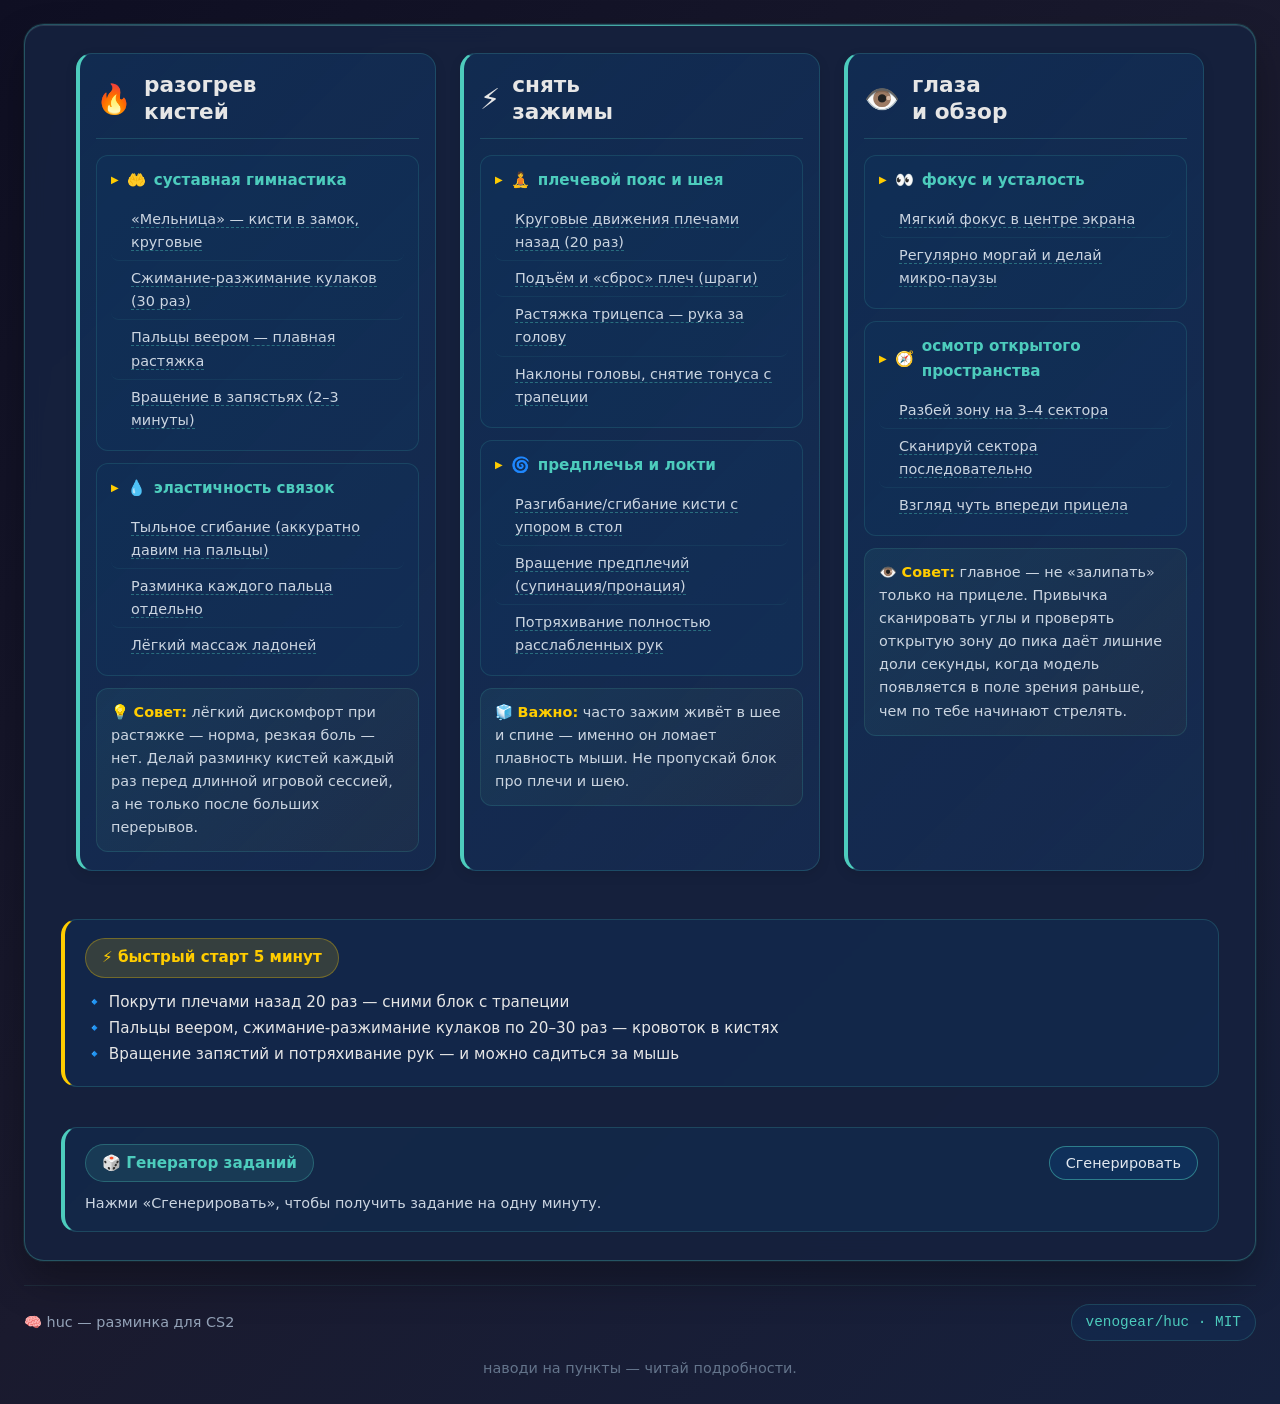
<file: index.html>
<!DOCTYPE html>
<html lang="ru">
<head>
    <meta charset="UTF-8">
    <meta name="viewport" content="width=device-width, initial-scale=1.0">
    <title>huc · разминка для CS2</title>
    <style>
        * {
            box-sizing: border-box;
            margin: 0;
            padding: 0;
            font-family: 'Segoe UI', system-ui, -apple-system, sans-serif;
        }

        body {
            background: linear-gradient(135deg, #0f0f23 0%, #1a1a2e 50%, #16213e 100%);
            color: #e6e6e6;
            line-height: 1.6;
            padding: 24px;
            display: flex;
            flex-direction: column;
            align-items: center;
            min-height: 100vh;
        }

        .wrapper {
            max-width: 1800px;
            width: 100%;
        }

        .container {
            width: 100%;
            background: rgba(22, 33, 62, 0.95);
            backdrop-filter: blur(10px);
            border-radius: 20px;
            padding: 28px 36px;
            box-shadow: 0 20px 40px rgba(0, 0, 0, 0.3), 0 0 0 1px rgba(77, 204, 189, 0.1), inset 0 1px 0 rgba(255, 255, 255, 0.1);
            border: 1px solid rgba(77, 204, 189, 0.3);
            position: relative;
            overflow: visible;
        }

        .container::before {
            content: '';
            position: absolute;
            top: 0;
            left: 0;
            right: 0;
            height: 1px;
            background: linear-gradient(90deg, transparent, #4dccbd, transparent);
            opacity: 0.8;
        }

        /* Контент */
        .mindmap {
            display: flex;
            flex-wrap: wrap;
            justify-content: center;
            gap: 24px;
            width: fit-content;
            max-width: 100%;
            margin-left: auto;
            margin-right: auto;
        }

        .card {
            flex: 0 1 360px;
            max-width: 480px;
            background: linear-gradient(135deg, rgba(15, 52, 96, 0.6), rgba(26, 58, 106, 0.4));
            border-radius: 16px;
            padding: 18px 16px;
            border: 1px solid rgba(77, 204, 189, 0.2);
            border-left: 4px solid #4dccbd;
            box-shadow: 0 4px 12px rgba(0, 0, 0, 0.1);
            position: relative;
            overflow: visible;
            transition: border-color 0.2s, box-shadow 0.2s;
        }

        .card:hover {
            border-left-color: #ffcc00;
            box-shadow: 0 6px 20px rgba(255, 204, 0, 0.1);
        }

        .card-header {
            display: flex;
            align-items: center;
            gap: 12px;
            margin-bottom: 16px;
            padding-bottom: 12px;
            border-bottom: 1px solid rgba(77, 204, 189, 0.2);
        }

        .card-header .icon {
            font-size: 1.8rem;
        }

        .card-header h2 {
            font-size: 1.35rem;
            font-weight: 600;
            line-height: 1.25;
            color: #e6e6e6;
        }

        .block {
            background: rgba(15, 52, 96, 0.35);
            border-radius: 12px;
            padding: 12px 14px;
            margin-bottom: 12px;
            border: 1px solid rgba(77, 204, 189, 0.15);
            overflow: visible;
        }

        .block:last-of-type {
            margin-bottom: 0;
        }

        .block-title {
            display: flex;
            align-items: center;
            gap: 8px;
            font-weight: 600;
            color: #4dccbd;
            margin-bottom: 10px;
            font-size: 0.95rem;
        }

        .block-title::before {
            content: "▶";
            color: #ffcc00;
            font-size: 10px;
        }

        .list {
            list-style: none;
        }

        .list li {
            color: #cbd5e1;
            font-size: 0.9rem;
            padding: 6px 0 6px 20px;
            background: url('data:image/svg+xml;utf8,<svg xmlns="http://www.w3.org/2000/svg" width="12" height="12" viewBox="0 0 24 24" fill="none" stroke="%234dccbd" stroke-width="2"/><circle cx="12" cy="12" r="8"/></svg>') left center no-repeat;
            background-size: 12px;
            border-bottom: 1px solid rgba(77, 204, 189, 0.08);
            position: relative;
            overflow: visible;
        }

        .list li:last-child {
            border-bottom: none;
        }

        .list li.with-tooltip {
            cursor: pointer;
            padding-right: 8px;
            border-radius: 8px;
            transition: background 0.2s, border-color 0.2s, box-shadow 0.2s;
        }

        .list li.with-tooltip:hover {
            background: rgba(77, 204, 189, 0.12);
        }

        .list li.with-tooltip.selected {
            background: rgba(255, 204, 0, 0.12);
            box-shadow: inset 3px 0 0 #ffcc00;
        }

        .list li.with-tooltip.selected .li-text::after {
            content: ' ✓';
            color: #ffcc00;
            font-weight: 600;
        }

        .list li.with-tooltip .li-text {
            border-bottom: 1px dashed rgba(77, 204, 189, 0.4);
        }

        .tooltip-panel {
            position: fixed;
            z-index: 50;
            width: 260px;
            max-width: 90vw;
            padding: 10px 12px;
            background: rgba(22, 33, 62, 0.98);
            border: 1px solid #4dccbd;
            border-radius: 10px;
            color: #e2e8f0;
            opacity: 0;
            visibility: hidden;
            transition: opacity 0.15s ease, visibility 0.15s ease;
            pointer-events: none;
            box-shadow: 0 6px 20px rgba(0, 0, 0, 0.3);
            backdrop-filter: blur(10px);
        }

        .tooltip-title {
            font-weight: 600;
            color: #4dccbd;
            margin-bottom: 4px;
            font-size: 0.9rem;
        }

        .tooltip-body {
            font-size: 0.85rem;
            line-height: 1.5;
        }

        .tooltip-focus {
            font-size: 0.8rem;
            color: #94a3b8;
            margin-bottom: 4px;
        }

        .tip {
            background: linear-gradient(135deg, rgba(77, 204, 189, 0.08), rgba(255, 204, 0, 0.03));
            border-radius: 12px;
            margin-top: 12px;
            padding: 12px 14px;
            border: 1px solid rgba(77, 204, 189, 0.15);
        }

        .tip p {
            color: #cbd5e1;
            font-size: 0.9rem;
        }

        .tip strong {
            color: #ffcc00;
        }

        .quick {
            flex: 1 1 100%;
            width: 100%;
            margin-top: 24px;
            padding: 18px 20px;
            background: rgba(15, 52, 96, 0.4);
            border-radius: 16px;
            border: 1px solid rgba(77, 204, 189, 0.2);
            border-left: 4px solid #ffcc00;
            color: #e6e6e6;
            font-size: 0.95rem;
            line-height: 1.7;
        }

        .generator {
            flex: 1 1 100%;
            width: 100%;
            margin-top: 16px;
            padding: 16px 20px;
            background: rgba(15, 52, 96, 0.35);
            border-radius: 16px;
            border: 1px solid rgba(77, 204, 189, 0.2);
            border-left: 4px solid #4dccbd;
            color: #e6e6e6;
            font-size: 0.95rem;
            line-height: 1.6;
        }

        .generator-header {
            display: flex;
            justify-content: space-between;
            align-items: center;
            gap: 12px;
            margin-bottom: 10px;
            flex-wrap: wrap;
        }

        .quick .label {
            display: inline-block;
            background: rgba(255, 204, 0, 0.15);
            padding: 6px 16px;
            border-radius: 24px;
            font-weight: 600;
            color: #ffcc00;
            margin-bottom: 12px;
            border: 1px solid rgba(255, 204, 0, 0.3);
        }

        .generator .label {
            display: inline-block;
            background: rgba(77, 204, 189, 0.12);
            padding: 6px 16px;
            border-radius: 24px;
            font-weight: 600;
            color: #4dccbd;
            border: 1px solid rgba(77, 204, 189, 0.3);
        }

        .generator button {
            padding: 8px 16px;
            border-radius: 999px;
            border: 1px solid rgba(77, 204, 189, 0.5);
            background: rgba(15, 52, 96, 0.8);
            color: #e2e8f0;
            font-size: 0.9rem;
            font-weight: 500;
            cursor: pointer;
            transition: background 0.15s ease, border-color 0.15s ease, transform 0.1s ease, box-shadow 0.15s ease;
        }

        .generator button:hover {
            background: rgba(77, 204, 189, 0.18);
            border-color: rgba(77, 204, 189, 0.8);
            box-shadow: 0 0 12px rgba(77, 204, 189, 0.25);
        }

        .generator button:active {
            transform: translateY(1px);
            box-shadow: 0 0 6px rgba(77, 204, 189, 0.2);
        }

        .generator-body {
            color: #cbd5e1;
            font-size: 0.9rem;
        }

        .footer {
            margin-top: 24px;
            padding-top: 18px;
            border-top: 1px solid rgba(77, 204, 189, 0.1);
            display: flex;
            justify-content: space-between;
            align-items: center;
            flex-wrap: wrap;
            gap: 12px;
            color: #94a3b8;
            font-size: 0.9rem;
        }

        .footer .gh {
            font-family: monospace;
            background: rgba(15, 52, 96, 0.4);
            padding: 6px 14px;
            border-radius: 20px;
            color: #4dccbd;
            border: 1px solid rgba(77, 204, 189, 0.2);
        }

        .tagline {
            margin-top: 16px;
            color: #64748b;
            text-align: center;
            font-size: 0.9rem;
        }
    </style>
</head>
<body>
    <div class="wrapper">
            <div class="container">
            <div class="mindmap">
                    <!-- Карточка 1: Разогрев кистей -->
                    <div class="card">
                        <div class="card-header">
                            <span class="icon">🔥</span>
                            <h2>разогрев<br>кистей</h2>
                        </div>
                        <div class="block">
                            <div class="block-title"><span>🤲</span> суставная гимнастика</div>
                            <ul class="list">
                                <li class="with-tooltip" data-focus="рука легче идёт с места">
                                    <span class="li-text">«Мельница» — кисти в замок, круговые</span>
                                    <span class="tooltip-panel">Сцепи пальцы в замок перед грудью и делай медленные круговые движения кистями в одну и другую сторону. Разогревает запястья и мелкие суставы пальцев.</span>
                                </li>
                                <li class="with-tooltip" data-focus="руки не ощущаются «дубовыми»">
                                    <span class="li-text">Сжимание‑разжимание кулаков (30 раз)</span>
                                    <span class="tooltip-panel">Ритмично сжимай кулаки и полностью разжимай пальцы веером. Улучшает кровоток в кистях и снимает скованность после простоя.</span>
                                </li>
                                <li class="with-tooltip" data-focus="пальцы свободнее жмут кнопки">
                                    <span class="li-text">Пальцы веером — плавная растяжка</span>
                                    <span class="tooltip-panel">Разводи пальцы в стороны и мягко тяни каждый вверх/вниз. Не дави резко — только лёгкое натяжение. Готовит связки к нагрузке.</span>
                                </li>
                                <li class="with-tooltip" data-focus="меньше рывков в начале ведения">
                                    <span class="li-text">Вращение в запястьях (2–3 минуты)</span>
                                    <span class="tooltip-panel">Руки свободно или ладони на коленях — крути запястьями по и против часовой. Раскручивает сустав и снимает застой.</span>
                                </li>
                            </ul>
                        </div>
                        <div class="block">
                            <div class="block-title"><span>💧</span> эластичность связок</div>
                            <ul class="list">
                                <li class="with-tooltip" data-focus="меньше стянутости запястья при фликах">
                                    <span class="li-text">Тыльное сгибание (аккуратно давим на пальцы)</span>
                                    <span class="tooltip-panel">Второй рукой мягко отводи тыльную сторону пальцев к себе, растягивая запястье. Без боли — только лёгкое натяжение.</span>
                                </li>
                                <li class="with-tooltip" data-focus="точнее микродвижения при доводке">
                                    <span class="li-text">Разминка каждого пальца отдельно</span>
                                    <span class="tooltip-panel">По очереди сгибай и разгибай каждый палец, можно с лёгким нажимом у основания. Особенно полезно для безымянного и мизинца.</span>
                                </li>
                                <li class="with-tooltip" data-focus="хват мыши мягче и стабильнее">
                                    <span class="li-text">Лёгкий массаж ладоней</span>
                                    <span class="tooltip-panel">Большим пальцем другой руки пройдись по ладони и основанию пальцев — разгоняет кровь и снимает напряжение перед хватом мыши.</span>
                                </li>
                            </ul>
                        </div>
                        <div class="tip">
                            <p>💡 <strong>Совет:</strong> лёгкий дискомфорт при растяжке — норма, резкая боль — нет. Делай разминку кистей каждый раз перед длинной игровой сессией, а не только после больших перерывов.</p>
                        </div>
                    </div>

                    <!-- Карточка 2: Снять зажимы -->
                    <div class="card">
                        <div class="card-header">
                            <span class="icon">⚡</span>
                            <h2>снять<br>зажимы</h2>
                        </div>
                        <div class="block">
                            <div class="block-title"><span>🧘</span> плечевой пояс и шея</div>
                            <ul class="list">
                                <li class="with-tooltip" data-focus="меньше зажима плеч при пиксах">
                                    <span class="li-text">Круговые движения плечами назад (20 раз)</span>
                                    <span class="tooltip-panel">Поднимай плечи вверх, отводи назад и опускай — только назад, не вперёд. Снимает блок с трапеции и верхней части спины, который часто ломает плавность мыши.</span>
                                </li>
                                <li class="with-tooltip" data-focus="меньше тянет трапеция и спина">
                                    <span class="li-text">Подъём и «сброс» плеч (шраги)</span>
                                    <span class="tooltip-panel">Резко подними плечи к ушам и полностью сбрось вниз. Повтори 10–15 раз. Снимает зажим с трапеции после долгого сидения.</span>
                                </li>
                                <li class="with-tooltip" data-focus="проще держать локоть в одной точке">
                                    <span class="li-text">Растяжка трицепса — рука за голову</span>
                                    <span class="tooltip-panel">Одну руку заведи за голову, второй рукой мягко тяни локоть вниз. Меняй руки. Расслабляет заднюю поверхность руки и плечо.</span>
                                </li>
                                <li class="with-tooltip" data-focus="шея не зажимает движения руки">
                                    <span class="li-text">Наклоны головы, снятие тонуса с трапеции</span>
                                    <span class="tooltip-panel">Медленные наклоны головы влево-вправо и вперёд (без запрокидывания). Снимает зажим в шее, который переходит в плечо и руку.</span>
                                </li>
                            </ul>
                        </div>
                        <div class="block">
                            <div class="block-title"><span>🌀</span> предплечья и локти</div>
                            <ul class="list">
                                <li class="with-tooltip" data-focus="меньше забиваются предплечья за игру">
                                    <span class="li-text">Разгибание/сгибание кисти с упором в стол</span>
                                    <span class="tooltip-panel">Положи предплечье на стол, кисть свесь за край — сгибай и разгибай кисть вверх-вниз. Растягивает сгибатели и разгибатели предплечья.</span>
                                </li>
                                <li class="with-tooltip" data-focus="проще крутить мышь корпусом и рукой">
                                    <span class="li-text">Вращение предплечий (супинация/пронация)</span>
                                    <span class="tooltip-panel">Локти прижаты к бокам, предплечья горизонтально — поворачивай ладони вверх-вниз. Разминает предплечье и снимает зажим от мыши.</span>
                                </li>
                                <li class="with-tooltip" data-focus="полностью отпускаешь лишнее напряжение">
                                    <span class="li-text">Потряхивание полностью расслабленных рук</span>
                                    <span class="tooltip-panel">Встань, опусти руки вдоль тела и потряси кистями и предплечьями, как стряхиваешь воду. Снимает остаточное напряжение перед посадкой за мышь.</span>
                                </li>
                            </ul>
                        </div>
                        <div class="tip">
                            <p>🧊 <strong>Важно:</strong> часто зажим живёт в шее и спине — именно он ломает плавность мыши. Не пропускай блок про плечи и шею.</p>
                        </div>
                    </div>

                    <!-- Карточка 3: Глаза и обзор -->
                    <div class="card">
                        <div class="card-header">
                            <span class="icon">👁️</span>
                            <h2>глаза<br>и обзор</h2>
                        </div>
                        <div class="block">
                            <div class="block-title"><span>👀</span> фокус и усталость</div>
                            <ul class="list">
                                <li class="with-tooltip" data-focus="быстрее ловишь движение по краям экрана">
                                    <span class="li-text">Мягкий фокус в центре экрана</span>
                                    <span class="tooltip-panel">Смотри не в одну точку перекрестия, а чуть «расфокусированно» в центр экрана. Так периферия лучше ловит движение по краям и ты раньше замечаешь модель.</span>
                                </li>
                                <li class="with-tooltip" data-focus="меньше устают глаза во время катки">
                                    <span class="li-text">Регулярно моргай и делай микро‑паузы</span>
                                    <span class="tooltip-panel">Сухие глаза и напряжённый взгляд прилипают к одной точке. Каждые пару раундов отведи взгляд от монитора на несколько секунд и пару раз глубоко моргни.</span>
                                </li>
                            </ul>
                        </div>
                        <div class="block">
                            <div class="block-title"><span>🧭</span> осмотр открытого пространства</div>
                            <ul class="list">
                                <li class="with-tooltip" data-focus="реже забываешь проверить опасный угол">
                                    <span class="li-text">Разбей зону на 3–4 сектора</span>
                                    <span class="tooltip-panel">Мысленно дели открытую площадь на понятные куски: ближний левый, центр, правый, верхние позиции. Так ты не пытаешься охватить всё сразу и не теряешь модель.</span>
                                </li>
                                <li class="with-tooltip" data-focus="взгляд сам идёт по понятному маршруту">
                                    <span class="li-text">Сканируй сектора последовательно</span>
                                    <span class="tooltip-panel">Когда выходишь, взгляд быстро пробегает по секторам в одном порядке (например: ближний угол → дальний → верх). Привычный маршрут ускоряет поиск противника.</span>
                                </li>
                                <li class="with-tooltip" data-focus="успеваешь увидеть модель до выстрела">
                                    <span class="li-text">Взгляд чуть впереди прицела</span>
                                    <span class="tooltip-panel">Пусть глаза идут чуть впереди движения прицела. Тогда ты видишь модель ещё до того, как прицел доезжает, а не только в момент, когда по тебе уже стреляют.</span>
                                </li>
                            </ul>
                        </div>
                        <div class="tip">
                            <p>👁️ <strong>Совет:</strong> главное — не «залипать» только на прицеле. Привычка сканировать углы и проверять открытую зону до пика даёт лишние доли секунды, когда модель появляется в поле зрения раньше, чем по тебе начинают стрелять.</p>
                        </div>
                    </div>

                    <!-- Быстрый старт и генератор (CS2) -->
                    <div class="quick">
                        <span class="label">⚡ быстрый старт 5 минут</span><br>
                        🔹 Покрути плечами назад 20 раз — сними блок с трапеции<br>
                        🔹 Пальцы веером, сжимание-разжимание кулаков по 20–30 раз — кровоток в кистях<br>
                        🔹 Вращение запястий и потряхивание рук — и можно садиться за мышь
                    </div>

                    <div class="generator">
                        <div class="generator-header">
                            <span class="label">🎲 Генератор заданий</span>
                            <button class="warmup-btn">Сгенерировать</button>
                        </div>
                        <div class="generator-body cs2-result">
                            Нажми «Сгенерировать», чтобы получить задание на одну минуту.
                        </div>
                    </div>
                </div>
            </div>


            <div class="footer">
                <div>🧠 huc — разминка для CS2</div>
                <div class="gh">venogear/huc · MIT</div>
            </div>
        </div>

        <p class="tagline">наводи на пункты — читай подробности.</p>
    </div>

    <script>
        document.addEventListener('DOMContentLoaded', () => {
            // Инициализация тултипов
            const items = document.querySelectorAll('.list li.with-tooltip');
            
            items.forEach(li => {
                const panel = li.querySelector('.tooltip-panel');
                const titleEl = li.querySelector('.li-text');
                if (!panel || !titleEl) return;

                const bodyText = panel.textContent;
                const titleText = titleEl.textContent;
                const focusText = li.getAttribute('data-focus');
                const focusHtml = focusText ? '<div class="tooltip-focus">Результат: ' + focusText + '</div>' : '';
                
                panel.innerHTML = '<div class="tooltip-title">' + titleText + '</div>' + focusHtml + '<div class="tooltip-body">' + bodyText + '</div>';

                li.addEventListener('mouseenter', () => {
                    panel.style.opacity = '1';
                    panel.style.visibility = 'visible';
                });

                li.addEventListener('mouseleave', () => {
                    panel.style.opacity = '0';
                    panel.style.visibility = 'hidden';
                });

                li.addEventListener('mousemove', (e) => {
                    const offset = 16;
                    panel.style.position = 'fixed';
                    panel.style.left = (e.clientX + offset) + 'px';
                    panel.style.top = (e.clientY + offset) + 'px';
                });

                li.addEventListener('click', (e) => {
                    e.preventDefault();
                    li.classList.toggle('selected');
                });
            });

            // Генератор заданий
            const btn = document.querySelector('.warmup-btn');
            const result = document.querySelector('.cs2-result');

            const tasks = [
                '60 сек: вращение запястий и лёгкое потряхивание рук стоя — фокус на расслаблении кистей и снижении зажима.',
                '60 сек: круговые движения плечами назад + шраги (подъём и сброс плеч) — фокус на снятии зажима с трапеции и плечевого пояса.',
                '60 сек: пальцы веером и мягкая растяжка каждого пальца по очереди — фокус на подвижности пальцев и подготовке к точным движениям мышью.',
                '30 сек: сжимание-разжимание кулаков + 30 сек «мельница» кистями — фокус на разогреве кровотока и ощущении веса мыши в руке.',
                '30 сек: мягкий фокус в центр экрана + 30 сек сканирования краёв монитора — фокус на обзоре и скорости первичного замечания цели.',
                '30 сек: наклоны головы в стороны и вперёд без рывков + 30 сек потряхивания рук — фокус на разгрузке шеи/спины и снижении общей скованности.'
            ];

            if (btn && result) {
                btn.addEventListener('click', () => {
                    const task = tasks[Math.floor(Math.random() * tasks.length)];
                    result.innerHTML = 'Задание на 1 минуту:<br>🔹 ' + task;
                });
            }
        });
    </script>
</body>
</html>
</file>
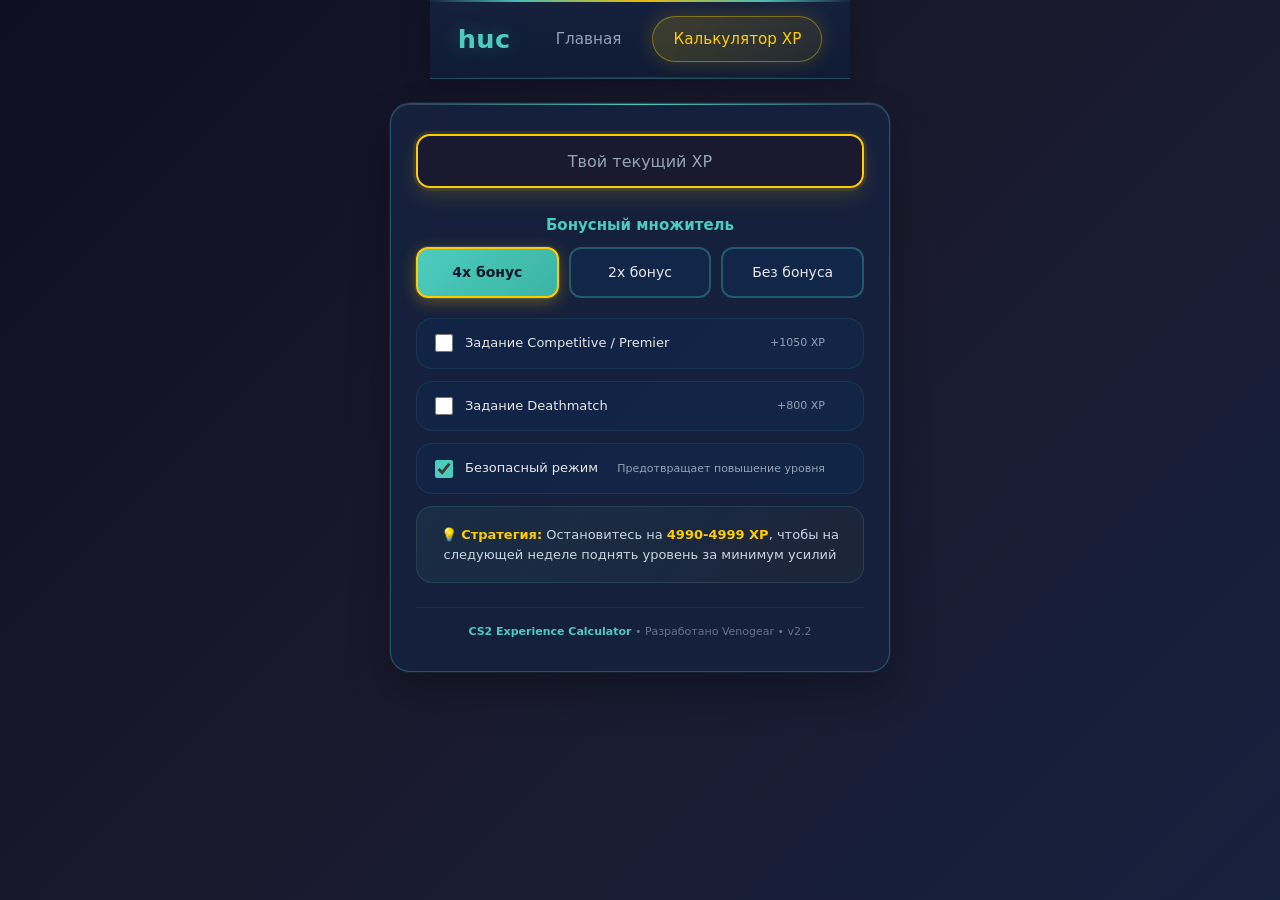
<file: calculator.html>
<!DOCTYPE html>
<html lang="ru">
<head>
    <meta charset="UTF-8">
    <meta name="viewport" content="width=device-width, initial-scale=1.0">
    <title>CS2 Experience Calculator</title>
    <link rel="stylesheet" href="header.css">
    <style>
        * {
            box-sizing: border-box;
            margin: 0;
            padding: 0;
            font-family: 'Segoe UI', system-ui, -apple-system, sans-serif;
        }
        
        body {
            background: linear-gradient(135deg, #0f0f23 0%, #1a1a2e 50%, #16213e 100%);
            color: #e6e6e6;
            line-height: 1.6;
            padding: 24px;
            display: flex;
            flex-direction: column;
            align-items: center;
            min-height: 100vh;
        }
        
        .container {
            max-width: 500px;
            width: 100%;
            background: rgba(22, 33, 62, 0.95);
            backdrop-filter: blur(10px);
            border-radius: 20px;
            padding: 30px 25px;
            box-shadow: 
                0 20px 40px rgba(0, 0, 0, 0.3),
                0 0 0 1px rgba(77, 204, 189, 0.1),
                inset 0 1px 0 rgba(255, 255, 255, 0.1);
            border: 1px solid rgba(77, 204, 189, 0.3);
            position: relative;
            overflow: hidden;
        }
        
        .container::before {
            content: '';
            position: absolute;
            top: 0;
            left: 0;
            right: 0;
            height: 1px;
            background: linear-gradient(90deg, transparent, #4dccbd, transparent);
        }

        .header-section {
            margin-bottom: 25px;
        }

        .xp-input-container {
            display: flex;
            gap: 15px;
            align-items: center;
        }

        .xp-input-wrapper {
            flex: 1.2;
            position: relative;
        }

        .xp-input-wrapper input {
            width: 100%;
            padding: 14px 18px;
            border-radius: 14px;
            border: 2px solid rgba(77, 204, 189, 0.4);
            background: rgba(26, 26, 46, 0.8);
            color: #ffffff;
            font-size: 16px;
            font-weight: 500;
            text-align: center;
            transition: all 0.3s cubic-bezier(0.4, 0, 0.2, 1);
            outline: none;
            height: 54px;
            box-sizing: border-box;
        }

        .xp-input-wrapper input:focus {
            border-color: #ffcc00;
            background: rgba(26, 26, 46, 0.9);
            box-shadow: 
                0 0 0 3px rgba(255, 204, 0, 0.1),
                0 8px 20px rgba(255, 204, 0, 0.15);
        }

        .xp-input-wrapper input::placeholder {
            color: #94a3b8;
            font-weight: 400;
        }

        .xp-needed-display {
            flex: 1;
            text-align: center;
            padding: 12px 10px;
            background: rgba(15, 52, 96, 0.4);
            border-radius: 14px;
            border: 1px solid rgba(77, 204, 189, 0.2);
            position: relative;
            overflow: hidden;
            display: flex;
            justify-content: center;
            align-items: center;
            height: 54px;
            white-space: nowrap;
        }

        .xp-needed-display::before {
            content: '';
            position: absolute;
            top: 0;
            left: 0;
            right: 0;
            height: 2px;
            background: linear-gradient(90deg, #4dccbd, #ffcc00);
        }

        .xp-needed-text {
            color: #e6e6e6;
            font-size: 16px;
            font-weight: 500;
            line-height: 1.9;
            display: flex;
            align-items: center;
            justify-content: center;
            gap: 4px;
        }

        .xp-needed-value {
            color: #ffcc00;
            font-weight: 700;
            font-size: 16px;
            text-shadow: 0 2px 4px rgba(255, 204, 0, 0.3);
        }
        
        .bonus-selector {
            margin-bottom: 20px;
        }
        
        .bonus-label {
            display: block;
            margin-bottom: 10px;
            font-weight: 600;
            color: #4dccbd;
            font-size: 15px;
            text-align: center;
        }
        
        .bonus-buttons {
            display: flex;
            gap: 10px;
            margin-bottom: 20px;
        }
        
        .bonus-btn {
            flex: 1;
            padding: 12px 10px;
            background: rgba(15, 52, 96, 0.4);
            border: 2px solid rgba(77, 204, 189, 0.3);
            border-radius: 12px;
            color: #e6e6e6;
            cursor: pointer;
            text-align: center;
            transition: all 0.3s cubic-bezier(0.4, 0, 0.2, 1);
            font-size: 14px;
            font-weight: 500;
            position: relative;
            overflow: hidden;
        }
        
        .bonus-btn::before {
            content: '';
            position: absolute;
            top: 0;
            left: -100%;
            width: 100%;
            height: 100%;
            background: linear-gradient(90deg, transparent, rgba(255, 255, 255, 0.1), transparent);
            transition: left 0.5s;
        }
        
        .bonus-btn:hover {
            background: rgba(77, 204, 189, 0.15);
            border-color: rgba(77, 204, 189, 0.6);
            box-shadow: 0 6px 16px rgba(0, 0, 0, 0.2);
        }
        
        .bonus-btn:hover::before {
            left: 100%;
        }
        
        .bonus-btn.active {
            background: linear-gradient(135deg, #4dccbd, #3bb4a5);
            color: #0f172a;
            font-weight: 600;
            border-color: #ffcc00;
            box-shadow: 
                0 4px 16px rgba(255, 204, 0, 0.3),
                0 0 0 1px rgba(255, 255, 255, 0.1);
        }
        
        .results {
            display: none;
            animation: fadeInUp 0.5s cubic-bezier(0.4, 0, 0.2, 1);
        }
        
        @keyframes fadeInUp {
            from { 
                opacity: 0; 
                transform: translateY(15px); 
            }
            to { 
                opacity: 1; 
                transform: translateY(0); 
            }
        }
        
        .result-item {
            background: linear-gradient(135deg, rgba(15, 52, 96, 0.6), rgba(26, 58, 106, 0.4));
            border-radius: 14px;
            padding: 13px 20px;
            margin-bottom: 10px;
            border: 1px solid rgba(77, 204, 189, 0.2);
            border-left: 4px solid #4dccbd;
            box-shadow: 0 4px 12px rgba(0, 0, 0, 0.1);
            position: relative;
            overflow: hidden;
            cursor: help;
            min-height: 65px;
        }
        
        .result-item::before {
            content: '';
            position: absolute;
            top: 0;
            left: 0;
            right: 0;
            height: 1px;
            background: linear-gradient(90deg, transparent, rgba(77, 204, 189, 0.4), transparent);
        }
        
        .result-title {
            color: #4dccbd;
            font-weight: 600;
            margin-bottom: 6px;
            font-size: 15px;
            display: flex;
            align-items: center;
        }
        
        .result-title::before {
            content: "▶";
            margin-right: 10px;
            color: #ffcc00;
            font-size: 12px;
        }
        
        .formula-tooltip {
            position: absolute;
            top: 50%;
            right: 20px;
            transform: translateY(-50%);
            background: rgba(22, 33, 62, 0.95);
            border: 1px solid #4dccbd;
            border-radius: 8px;
            padding: 8px 12px;
            font-size: 11px;
            color: #e2e8f0;
            font-weight: 500;
            opacity: 0;
            visibility: hidden;
            transition: all 0.3s ease;
            pointer-events: none;
            white-space: nowrap;
            backdrop-filter: blur(10px);
            box-shadow: 0 4px 12px rgba(0, 0, 0, 0.2);
        }
        
        .result-item:hover .formula-tooltip {
            opacity: 1;
            visibility: visible;
            border: 1px solid transparent;
            background: linear-gradient(135deg, rgba(22, 33, 62, 0.95), rgba(22, 33, 62, 0.95)) padding-box,
                        linear-gradient(45deg, #4dccbd, #ffcc00, #4dccbd) border-box;
            animation: borderGlow 2s linear infinite;
            background-size: 200% 200%;
        }
        
        @keyframes borderGlow {
            0% {
                background-position: 0% 50%;
            }
            50% {
                background-position: 100% 50%;
            }
            100% {
                background-position: 0% 50%;
            }
        }
        
        .result-value {
            color: #ffcc00;
            font-weight: 700;
            font-size: 16px;
            text-shadow: 0 1px 2px rgba(255, 204, 0, 0.2);
        }
        
        .xp-will-give {
            color: #94a3b8;
            font-size: 13px;
            margin-left: 6px;
            font-weight: 500;
        }
        
        .xp-with-quest {
            color: #94a3b8;
            font-size: 13px;
            margin-left: 0px;
            font-weight: 500;
        }
        
        .warning {
            color: #ff6b6b;
            font-size: 12px;
            margin-top: 6px;
            font-weight: 600;
            display: flex;
            align-items: center;
            padding: 8px 12px;
            background: rgba(255, 107, 107, 0.1);
            border-radius: 8px;
            border-left: 3px solid #ff6b6b;
        }
        
        .warning::before {
            content: "⚠";
            margin-right: 8px;
            font-size: 14px;
        }
        
        .footer {
            margin-top: 20px;
            display: flex;
            flex-direction: column;
            gap: 12px;
        }
        
        .settings-block {
            display: flex;
            align-items: center;
            justify-content: space-between;
            padding: 14px 18px;
            background: rgba(15, 52, 96, 0.3);
            border-radius: 16px;
            border: 1px solid rgba(77, 204, 189, 0.1);
        }
        
        .quest-checkbox {
            display: flex;
            align-items: center;
            gap: 12px;
            cursor: pointer;
            flex: 1;
        }
        
        .safe-mode {
            display: flex;
            align-items: center;
            gap: 12px;
            cursor: pointer;
            flex: 1;
        }
        
        .safe-mode input[type="checkbox"],
        .quest-checkbox input[type="checkbox"] {
            width: 18px;
            height: 18px;
            accent-color: #4dccbd;
            cursor: pointer;
        }
        
        .safe-mode label,
        .quest-checkbox label {
            color: #e6e6e6;
            font-weight: 500;
            font-size: 13px;
            cursor: pointer;
        }
        
        .quest-xp {
            color: #94a3b8;
            font-size: 11px;
            font-weight: 500;
            margin-left: auto;
            padding-right: 20px;
        }
        
        .safe-mode-info {
            color: #94a3b8;
            font-size: 11px;
            font-weight: 500;
            padding-right: 20px;
        }
        
        .quest-warning {
            color: #ffcc00;
            font-size: 10px;
            font-weight: 500;
            font-style: italic;
        }
        
        .info-block {
            padding: 18px;
            background: linear-gradient(135deg, rgba(77, 204, 189, 0.08), rgba(255, 204, 0, 0.03));
            border-radius: 16px;
            border: 1px solid rgba(77, 204, 189, 0.15);
            text-align: center;
            position: relative;
        }
        
        .info-text {
            color: #cbd5e1;
            font-size: 13px;
            line-height: 1.5;
            font-weight: 500;
        }
        
        .highlight {
            color: #ffcc00;
            font-weight: 600;
        }
        
        .copyright {
            text-align: center;
            color: #64748b;
            font-size: 11px;
            margin-top: 12px;
            padding-top: 15px;
            border-top: 1px solid rgba(77, 204, 189, 0.1);
            font-weight: 500;
        }
        
        .copyright strong {
            color: #4dccbd;
            font-weight: 600;
        }
        
        .danger {
            color: #ff6b6b;
            font-weight: 700;
        }
        
        /* Убираем стрелки у input number */
        input[type=number]::-webkit-outer-spin-button,
        input[type=number]::-webkit-inner-spin-button {
            -webkit-appearance: none;
            margin: 0;
        }
        
        input[type=number] {
            -moz-appearance: textfield;
        }
        
        /* Плавные переходы для всех интерактивных элементов */
        * {
            transition: color 0.2s ease, background-color 0.2s ease, border-color 0.2s ease;
        }

        /* Адаптивность для мобильных */
        @media (max-width: 480px) {
            .xp-input-container {
                flex-direction: column;
                gap: 15px;
            }
            
            .xp-needed-display {
                width: 100%;
            }
            
            .bonus-buttons {
                flex-direction: column;
            }
            
            .formula-tooltip {
                display: none;
            }
            
            .result-item {
                padding: 12px 15px;
            }
            
            .quest-xp {
                display: none;
            }
            
            .safe-mode-info {
                display: none;
            }
        }
    </style>
</head>
<body>
    <div id="site-header-placeholder" data-current-page="calculator"></div>
    <div class="container">
        <div class="header-section">
            <div class="xp-input-container">
                <div class="xp-input-wrapper">
                    <input type="number" id="currentXP" min="0" max="4990" placeholder="Твой текущий XP" class="current-xp-input">
                </div>
                <div class="xp-needed-display" id="xpNeededContainer" style="display: none;">
                    <div class="xp-needed-text">Нужно еще <span class="xp-needed-value" id="xpNeeded">0</span> XP</div>
                </div>
            </div>
        </div>
        
        <div class="bonus-selector">
            <div class="bonus-label">Бонусный множитель</div>
            <div class="bonus-buttons">
                <div class="bonus-btn active" data-value="4">4x бонус</div>
                <div class="bonus-btn" data-value="2">2x бонус</div>
                <div class="bonus-btn" data-value="1">Без бонуса</div>
            </div>
        </div>
        
        <div class="results" id="results">
            <div class="result-item">
                <div class="result-title">Соревновательный / Premier</div>
                <div>Выиграть раундов: <span class="result-value" id="compRounds">0</span><span class="xp-will-give" id="compWillGive"></span><span class="xp-with-quest" id="compWithQuest"></span></div>
                <div class="formula-tooltip">30 XP × <span id="compMultiplierTooltip">4</span> = <span id="compPerRoundTooltip">120</span> XP/раунд</div>
                <div class="warning" id="compWarning" style="display: none;">Минимальная игра (13 раундов) даст <span id="compMinXP">0</span> XP!</div>
            </div>
            
            <div class="result-item">
                <div class="result-title">Напарники (Wingman)</div>
                <div>Выиграть раундов: <span class="result-value" id="wmRounds">0</span><span class="xp-will-give" id="wmWillGive"></span></div>
                <div class="formula-tooltip">15 XP × <span id="wmMultiplierTooltip">4</span> = <span id="wmPerRoundTooltip">60</span> XP/раунд</div>
                <div class="warning" id="wmWarning" style="display: none;">Минимальная игра (9 раундов) даст <span id="wmMinXP">0</span> XP!</div>
            </div>
            
            <div class="result-item">
                <div class="result-title">Гонка вооружений</div>
                <div>Набрать очков: <span class="result-value" id="arPoints">0</span><span class="xp-will-give" id="arWillGive"></span></div>
                <div class="formula-tooltip">1 XP × <span id="arMultiplierTooltip">4</span> = <span id="arPerPointTooltip">4</span> XP/очко</div>
                <div class="warning" id="arWarning" style="display: none;">Минимальное количество очков даст больше нужного XP!</div>
            </div>
            
            <div class="result-item">
                <div class="result-title">Обычный (Casual)</div>
                <div>Набрать очков: <span class="result-value" id="casualPoints">0</span><span class="xp-will-give" id="casualWillGive"></span></div>
                <div class="formula-tooltip">4 XP × <span id="casualMultiplierTooltip">4</span> = <span id="casualPerPointTooltip">16</span> XP/очко</div>
                <div class="warning" id="casualWarning" style="display: none;">Минимальное количество очков даст больше нужного XP!</div>
            </div>
            
            <div class="result-item">
                <div class="result-title">Бой на смерть (DM)</div>
                <div>Набрать очков: <span class="result-value" id="dmPoints">0</span><span class="xp-will-give" id="dmWillGive"></span><span class="xp-with-quest" id="dmWithQuest"></span></div>
                <div class="formula-tooltip">0.2 XP × <span id="dmMultiplierTooltip">4</span> = <span id="dmPerPointTooltip">0.8</span> XP/очко</div>
                <div class="warning" id="dmWarning" style="display: none;">Минимальное количество очков даст больше нужного XP!</div>
            </div>
        </div>
        
        <div class="footer">
            <div class="settings-block">
                <div class="quest-checkbox">
                    <input type="checkbox" id="questModeComp">
                    <label for="questModeComp">Задание Competitive / Premier</label>
                    <div class="quest-xp">+1050 XP</div>
                </div>
            </div>
            
            <div class="settings-block">
                <div class="quest-checkbox">
                    <input type="checkbox" id="questModeDM">
                    <label for="questModeDM">Задание Deathmatch</label>
                    <div class="quest-xp">+800 XP</div>
                </div>
            </div>
            
            <div class="settings-block">
                <div class="safe-mode">
                    <input type="checkbox" id="safeMode" checked>
                    <label for="safeMode">Безопасный режим</label>
                </div>
                <div class="safe-mode-info">Предотвращает повышение уровня</div>
            </div>
            
            <div class="info-block">
                <div class="info-text">
                    💡 <span class="highlight">Стратегия:</span> Остановитесь на 
                    <span class="highlight">4990-4999 XP</span>, чтобы на следующей неделе 
                    поднять уровень за минимум усилий
                </div>
            </div>
            
            <div class="copyright">
                <strong>CS2 Experience Calculator</strong> • Разработано Venogear • v2.2
            </div>
        </div>
    </div>

    <script src="load-header.js"></script>
    <script>
        // Обработка кнопок бонусного множителя
        document.querySelectorAll('.bonus-btn').forEach(btn => {
            btn.addEventListener('click', function() {
                document.querySelectorAll('.bonus-btn').forEach(b => b.classList.remove('active'));
                this.classList.add('active');
                calculateXP();
            });
        });

        // Обработка изменений в поле ввода
        document.getElementById('currentXP').addEventListener('input', function() {
            calculateXP();
        });

        // Обработка безопасного режима
        document.getElementById('safeMode').addEventListener('change', calculateXP);

        // Взаимоисключающие чекбоксы для заданий
        document.getElementById('questModeComp').addEventListener('change', function() {
            if (this.checked) {
                document.getElementById('questModeDM').checked = false;
            }
            calculateXP();
        });

        document.getElementById('questModeDM').addEventListener('change', function() {
            if (this.checked) {
                document.getElementById('questModeComp').checked = false;
            }
            calculateXP();
        });

        function calculateXP() {
            const currentXP = parseInt(document.getElementById('currentXP').value);
            const bonusMultiplier = parseFloat(document.querySelector('.bonus-btn.active').dataset.value);
            const safeMode = document.getElementById('safeMode').checked;
            const questModeComp = document.getElementById('questModeComp').checked;
            const questModeDM = document.getElementById('questModeDM').checked;
            
            if (isNaN(currentXP) || currentXP < 0 || currentXP > 4990) {
                document.getElementById('results').style.display = 'none';
                document.getElementById('xpNeededContainer').style.display = 'none';
                return;
            }
            
            const targetXP = 4990;
            const baseXPNeeded = targetXP - currentXP;
            
            if (baseXPNeeded <= 0) {
                document.getElementById('results').style.display = 'none';
                document.getElementById('xpNeededContainer').style.display = 'block';
                document.getElementById('xpNeeded').textContent = '0';
                return;
            }
            
            // Показываем блок с нужным опытом
            document.getElementById('xpNeeded').textContent = Math.max(0, baseXPNeeded);
            document.getElementById('xpNeededContainer').style.display = 'block';
            
            // ИСПРАВЛЕННАЯ ЛОГИКА: задания уменьшают необходимый опыт для соответствующих режимов
            const compXPNeeded = questModeComp ? Math.max(0, baseXPNeeded - 1050) : baseXPNeeded;
            const dmXPNeeded = questModeDM ? Math.max(0, baseXPNeeded - 800) : baseXPNeeded;
            
            // Учитываем бонусный множитель для каждого режима
            const compActualXPNeeded = Math.ceil(compXPNeeded / bonusMultiplier);
            const wmActualXPNeeded = Math.ceil(baseXPNeeded / bonusMultiplier);
            const arActualXPNeeded = Math.ceil(baseXPNeeded / bonusMultiplier);
            const casualActualXPNeeded = Math.ceil(baseXPNeeded / bonusMultiplier);
            const dmActualXPNeeded = Math.ceil(dmXPNeeded / bonusMultiplier);
            
            // Коэффициенты конвертации для каждого режима
            const conversionRates = {
                competitive: 30,
                wingman: 15,
                armsrace: 1,
                casual: 4,
                deathmatch: 0.2
            };
            
            // Минимальные значения для режимов с фиксированной длительностью
            const minValues = {
                competitive: 13,
                wingman: 9
            };
            
            // Обновляем множители в подсказках
            document.getElementById('compMultiplierTooltip').textContent = bonusMultiplier;
            document.getElementById('wmMultiplierTooltip').textContent = bonusMultiplier;
            document.getElementById('arMultiplierTooltip').textContent = bonusMultiplier;
            document.getElementById('casualMultiplierTooltip').textContent = bonusMultiplier;
            document.getElementById('dmMultiplierTooltip').textContent = bonusMultiplier;
            
            document.getElementById('compPerRoundTooltip').textContent = 30 * bonusMultiplier;
            document.getElementById('wmPerRoundTooltip').textContent = 15 * bonusMultiplier;
            document.getElementById('arPerPointTooltip').textContent = 1 * bonusMultiplier;
            document.getElementById('casualPerPointTooltip').textContent = 4 * bonusMultiplier;
            document.getElementById('dmPerPointTooltip').textContent = (0.2 * bonusMultiplier).toFixed(1);
            
            // Рассчитываем значения для каждого режима
            let compRounds = Math.ceil(compActualXPNeeded / conversionRates.competitive);
            let wmRounds = Math.ceil(wmActualXPNeeded / conversionRates.wingman);
            let arPoints = Math.ceil(arActualXPNeeded / conversionRates.armsrace);
            let casualPoints = Math.ceil(casualActualXPNeeded / conversionRates.casual);
            let dmPoints = Math.ceil(dmActualXPNeeded / conversionRates.deathmatch);
            
            // Рассчитываем сколько опыта выдаст каждый вариант
            const compWillGive = compRounds * 30 * bonusMultiplier;
            const wmWillGive = wmRounds * 15 * bonusMultiplier;
            const arWillGive = arPoints * 1 * bonusMultiplier;
            const casualWillGive = casualPoints * 4 * bonusMultiplier;
            const dmWillGive = Math.ceil(dmPoints * 0.2 * bonusMultiplier);
            
            // Обновляем информацию о выдаваемом опыте
            document.getElementById('compWillGive').textContent = ` (${compWillGive} XP`;
            document.getElementById('wmWillGive').textContent = ` (${wmWillGive} XP)`;
            document.getElementById('arWillGive').textContent = ` (${arWillGive} XP)`;
            document.getElementById('casualWillGive').textContent = ` (${casualWillGive} XP)`;
            document.getElementById('dmWillGive').textContent = ` (${dmWillGive} XP`;
            
            // Добавляем информацию о заданиях в новом формате
            if (questModeComp) {
                const totalXP = compWillGive + 1050;
                document.getElementById('compWithQuest').textContent = ` + 1050 XP = ${totalXP} XP)`;
            } else {
                document.getElementById('compWithQuest').textContent = ')';
            }
            
            if (questModeDM) {
                const totalXP = dmWillGive + 800;
                document.getElementById('dmWithQuest').textContent = ` + 800 XP = ${totalXP} XP)`;
            } else {
                document.getElementById('dmWithQuest').textContent = ')';
            }
            
            // Скрываем все предупреждения
            document.querySelectorAll('.warning').forEach(w => w.style.display = 'none');
            
            // Сбрасываем значения перед перерасчетом
            document.getElementById('compRounds').textContent = compRounds;
            document.getElementById('wmRounds').textContent = wmRounds;
            document.getElementById('arPoints').textContent = arPoints;
            document.getElementById('casualPoints').textContent = casualPoints;
            document.getElementById('dmPoints').textContent = dmPoints;
            
            if (safeMode) {
                // Правильно рассчитываем минимальный опыт с учетом множителя
                const compMinXP = minValues.competitive * 30 * bonusMultiplier;
                const wmMinXP = minValues.wingman * 15 * bonusMultiplier;
                
                document.getElementById('compMinXP').textContent = compMinXP;
                document.getElementById('wmMinXP').textContent = wmMinXP;
                
                // Проверяем Competitive с учетом задания
                if (compMinXP > compXPNeeded) {
                    document.getElementById('compWarning').style.display = 'block';
                    document.getElementById('compRounds').innerHTML = '<span class="danger">Невозможно</span>';
                }
                
                // Проверяем Wingman
                if (wmMinXP > baseXPNeeded) {
                    document.getElementById('wmWarning').style.display = 'block';
                    document.getElementById('wmRounds').innerHTML = '<span class="danger">Невозможно</span>';
                }
                
                // Для остальных режимов проверяем, что минимальное действие не превысит лимит
                const minArXP = 1 * bonusMultiplier;
                if (minArXP > baseXPNeeded) {
                    document.getElementById('arWarning').textContent = `Минимальное действие (1 очко) даст ${minArXP} XP!`;
                    document.getElementById('arWarning').style.display = 'block';
                    document.getElementById('arPoints').innerHTML = '<span class="danger">Невозможно</span>';
                }
                
                const minCasualXP = 1 * 4 * bonusMultiplier;
                if (minCasualXP > baseXPNeeded) {
                    document.getElementById('casualWarning').textContent = `Минимальное действие (1 очко) даст ${minCasualXP} XP!`;
                    document.getElementById('casualWarning').style.display = 'block';
                    document.getElementById('casualPoints').innerHTML = '<span class="danger">Невозможно</span>';
                }
                
                const minDMXP = 5 * 0.2 * bonusMultiplier;
                if (minDMXP > dmXPNeeded) {
                    document.getElementById('dmWarning').textContent = `Минимальное действие (5 очков) даст ${minDMXP} XP!`;
                    document.getElementById('dmWarning').style.display = 'block';
                    document.getElementById('dmPoints').innerHTML = '<span class="danger">Невозможно</span>';
                }
            }
            
            // Показываем результаты
            document.getElementById('results').style.display = 'block';
        }
        
        // Автофокус на поле ввода
        document.getElementById('currentXP').focus();
    </script>
</body>
</html>
</file>
<file: header.css>
/* Хеддер — в стиле калькулятора, аккуратный и заметный */
.site-header {
    background: linear-gradient(180deg, rgba(22, 33, 62, 0.98) 0%, rgba(15, 28, 52, 0.98) 100%);
    backdrop-filter: blur(16px);
    border-bottom: 1px solid rgba(77, 204, 189, 0.25);
    padding: 16px 28px;
    margin: -24px -24px 24px -24px;
    position: sticky;
    top: 0;
    z-index: 100;
    box-shadow: 0 4px 24px rgba(0, 0, 0, 0.25), 0 1px 0 rgba(255, 255, 255, 0.03) inset;
}
.site-header::before {
    content: '';
    position: absolute;
    top: 0;
    left: 0;
    right: 0;
    height: 2px;
    background: linear-gradient(90deg, transparent 0%, #4dccbd 20%, #ffcc00 50%, #4dccbd 80%, transparent 100%);
    opacity: 0.9;
}
.site-header::after {
    content: '';
    position: absolute;
    bottom: 0;
    left: 0;
    right: 0;
    height: 1px;
    background: linear-gradient(90deg, transparent, rgba(77, 204, 189, 0.2), transparent);
    pointer-events: none;
}
.site-header-inner {
    max-width: 1800px;
    margin: 0 auto;
    display: flex;
    align-items: center;
    justify-content: space-between;
    gap: 24px;
}
.site-logo {
    font-size: 1.6rem;
    font-weight: 700;
    letter-spacing: 0.02em;
    text-decoration: none;
    color: #4dccbd;
    text-shadow: 0 0 20px rgba(77, 204, 189, 0.3);
    transition: color 0.25s ease, text-shadow 0.25s ease;
    position: relative;
}
.site-logo:hover {
    color: #6ee7de;
    text-shadow: 0 0 28px rgba(77, 204, 189, 0.45);
}
.site-nav {
    display: flex;
    gap: 10px;
}
.site-nav .nav-link {
    padding: 10px 20px;
    border-radius: 999px;
    color: #94a3b8;
    text-decoration: none;
    font-weight: 500;
    font-size: 0.95rem;
    transition: color 0.2s ease, background 0.2s ease, box-shadow 0.2s ease, transform 0.2s ease;
    border: 1px solid transparent;
}
.site-nav .nav-link:hover {
    color: #e6e6e6;
    background: rgba(77, 204, 189, 0.12);
    border-color: rgba(77, 204, 189, 0.25);
    box-shadow: 0 0 16px rgba(77, 204, 189, 0.15);
}
.site-nav .nav-link.active {
    color: #ffcc00;
    background: linear-gradient(135deg, rgba(255, 204, 0, 0.18), rgba(255, 204, 0, 0.08));
    border-color: rgba(255, 204, 0, 0.4);
    box-shadow: 0 0 20px rgba(255, 204, 0, 0.2);
}
</file>
